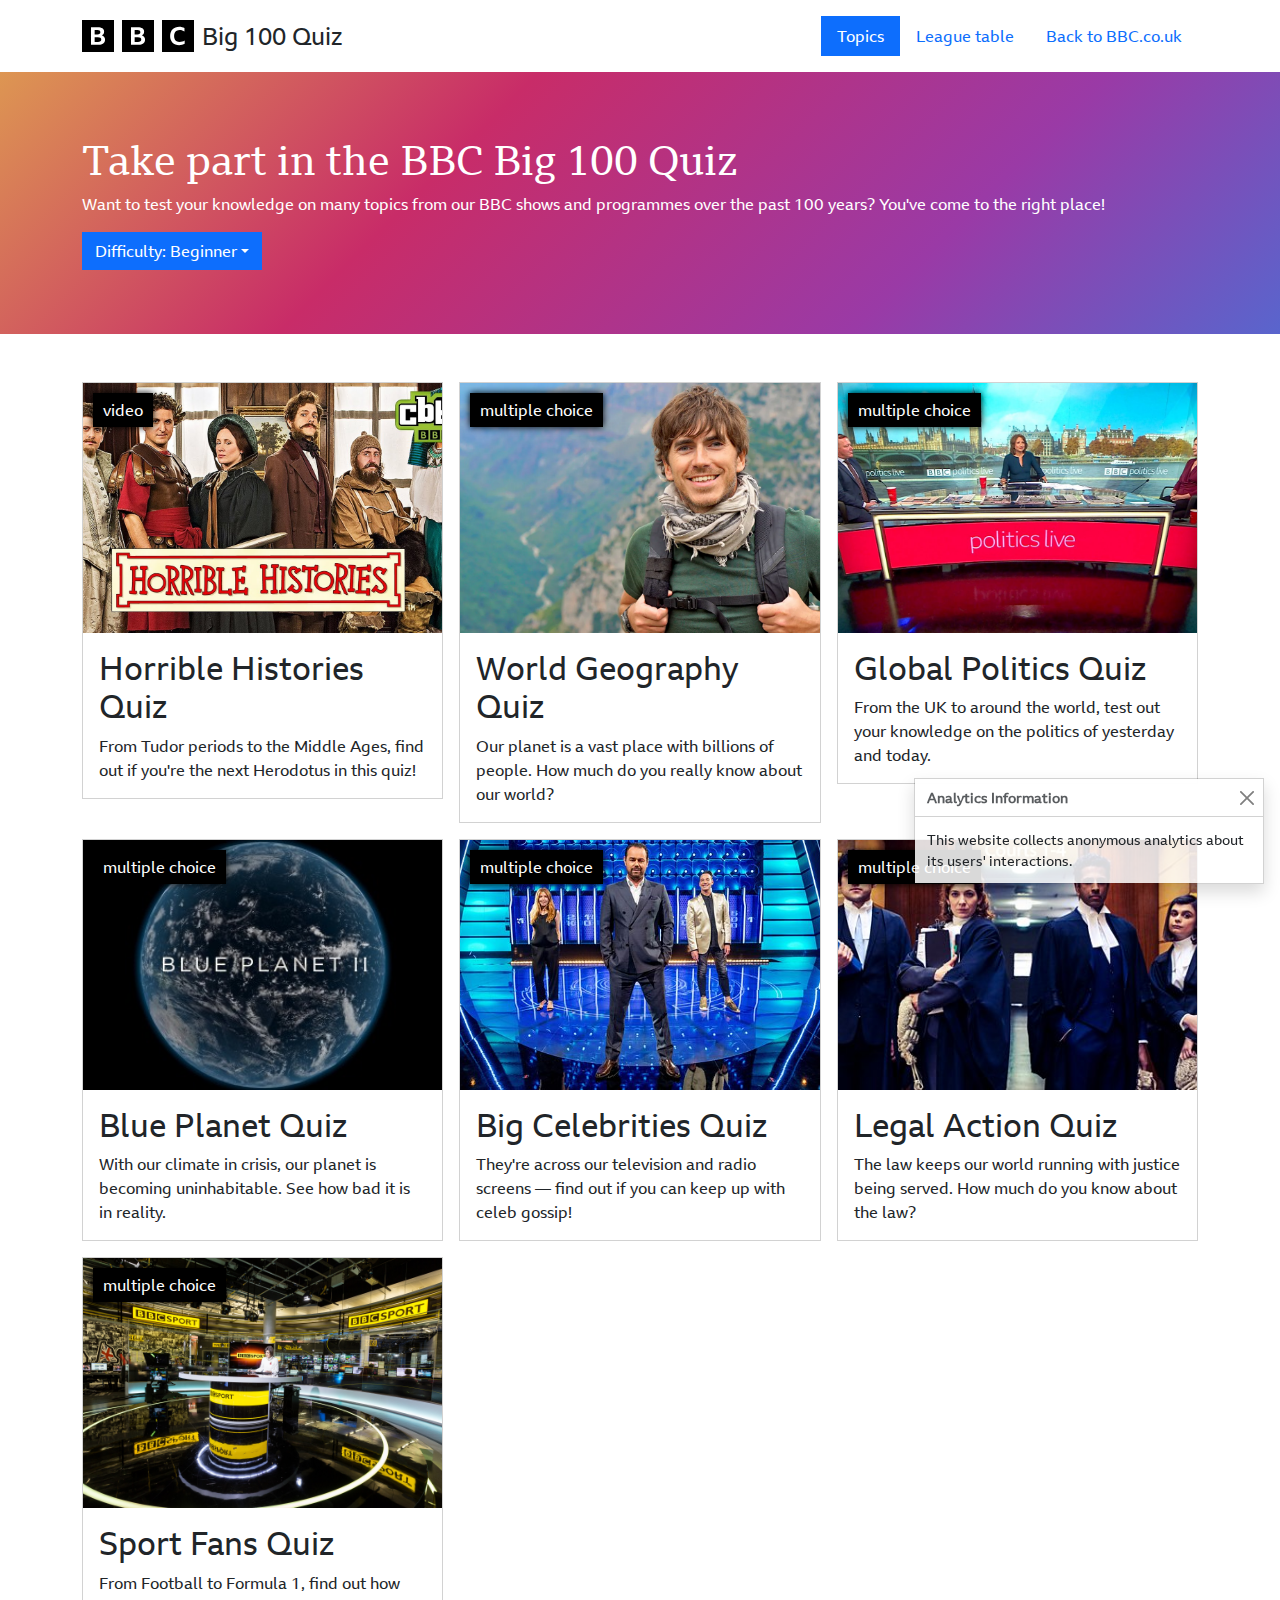
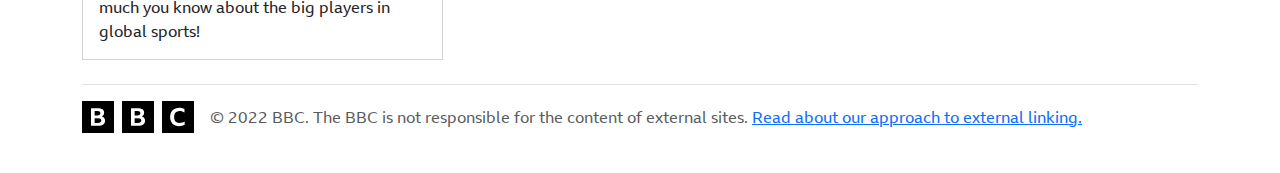
<file: index.html>
<!DOCTYPE html>
<html lang="en">
    <head>
        <title>BBC Big 100 Quiz</title>
        <meta name="title" content="BBC Big 100 Quiz" />
        <meta name="description" content="Test your knowledge on many topics from our BBC shows and programmes over the past 100 years" />
        <meta charset="utf-8">
        <meta name="viewport" content="width=device-width, initial-scale=1, minimum-scale=1">
        <link rel="shortcut icon" href="media/favicon.ico">
        <link rel="stylesheet" href="style.css">
        <script src="https://ajax.googleapis.com/ajax/libs/jquery/3.6.0/jquery.min.js"></script>
        <script src="https://cdn.jsdelivr.net/npm/bootstrap@5.2.2/dist/js/bootstrap.bundle.min.js"></script>
        <script type="module" src="index.js"></script>
   </head>
    <body>
        <div class="container">
            <header class="d-flex flex-wrap justify-content-center py-3 mb-0">
                <a href="index.html" class="d-flex align-items-center mb-3 mb-md-0 me-md-auto text-dark text-decoration-none">
                    <img src="media/logo.svg" alt="BBC logo" height="32" class="bi me-2">
                    <span class="fs-4">Big 100 Quiz</span>
                </a>
                <ul class="nav nav-pills justify-content-center">
                    <li class="nav-item">
                        <a href="index.html" class="nav-link active rounded-0">Topics</a>
                    </li>
                    <li class="nav-item">
                        <a href="league.html" class="nav-link rounded-0">League table</a>
                    </li>
                    <li class="nav-item">
                        <a href="https://bbc.co.uk" class="nav-link rounded-0">Back to BBC.co.uk</a>
                    </li>
                    <li class="nav-item">
                        <a href="javascript:void(0);" class="nav-link rounded-0 d-none" id="signOutButton">Sign out</a>
                    </li>
                </ul>
            </header>
        </div>
        <div class="my-5 mt-0 hero">
            <div class="container">
                <h1>Take part in the BBC Big 100 Quiz</h1>
                <p>Want to test your knowledge on many topics from our BBC shows and programmes over the past 100 years? You've come to the right place!</p>
                <div class="dropdown">
                    <button class="btn btn-primary dropdown-toggle" id="hero-dropdown" type="button" data-bs-toggle="dropdown" aria-expanded="false">Difficulty</button>
                    <ul class="dropdown-menu">
                      <li><a href="#" onclick="setDifficulty('beginner')" class="dropdown-item">Beginner</a></li>
                      <li><a href="#" onclick="setDifficulty('expert')" class="dropdown-item">Expert</a></li>
                    </ul>
                  </div>
            </div>
        </div>
        <div class="container footerPush">
            <div class="topicsList row row-cols-1 row-cols-sm-2 row-cols-md-3 g-3"></div>
        </div>
        <div class="container">
            <footer class="d-flex flex-wrap justify-content-between align-items-center py-3 my-4 border-top">
                <div class="d-flex align-items-center">
                    <a href="https://bbc.co.uk" class="mb-3 me-2 mb-md-0 text-muted text-decoration-none lh-1">
                        <img src="media/logo.svg" alt="BBC logo" height="32" class="bi me-2">
                    </a>
                    <p class="mb-md-0 text-muted">© 2022 BBC. The BBC is not responsible for the content of external sites. <a href="https://www.bbc.co.uk/editorialguidelines/guidance/feeds-and-links">Read about our approach to external linking.</a></p>
                </div>
            </footer>
        </div>


        <div class="position-fixed bottom-0 end-0 p-3" style="z-index: 11">
            <div id="analyticsToast" class="toast hide" role="alert" aria-live="assertive" aria-atomic="true">
              <div class="toast-header">
                <strong class="me-auto">Analytics Information</strong>
                <button type="button" class="btn-close" data-bs-dismiss="toast" aria-label="Close"></button>
              </div>
              <div class="toast-body">
                This website collects anonymous analytics about its users' interactions. 
              </div>
            </div>
        </div>
    </body>
</html>
</file>
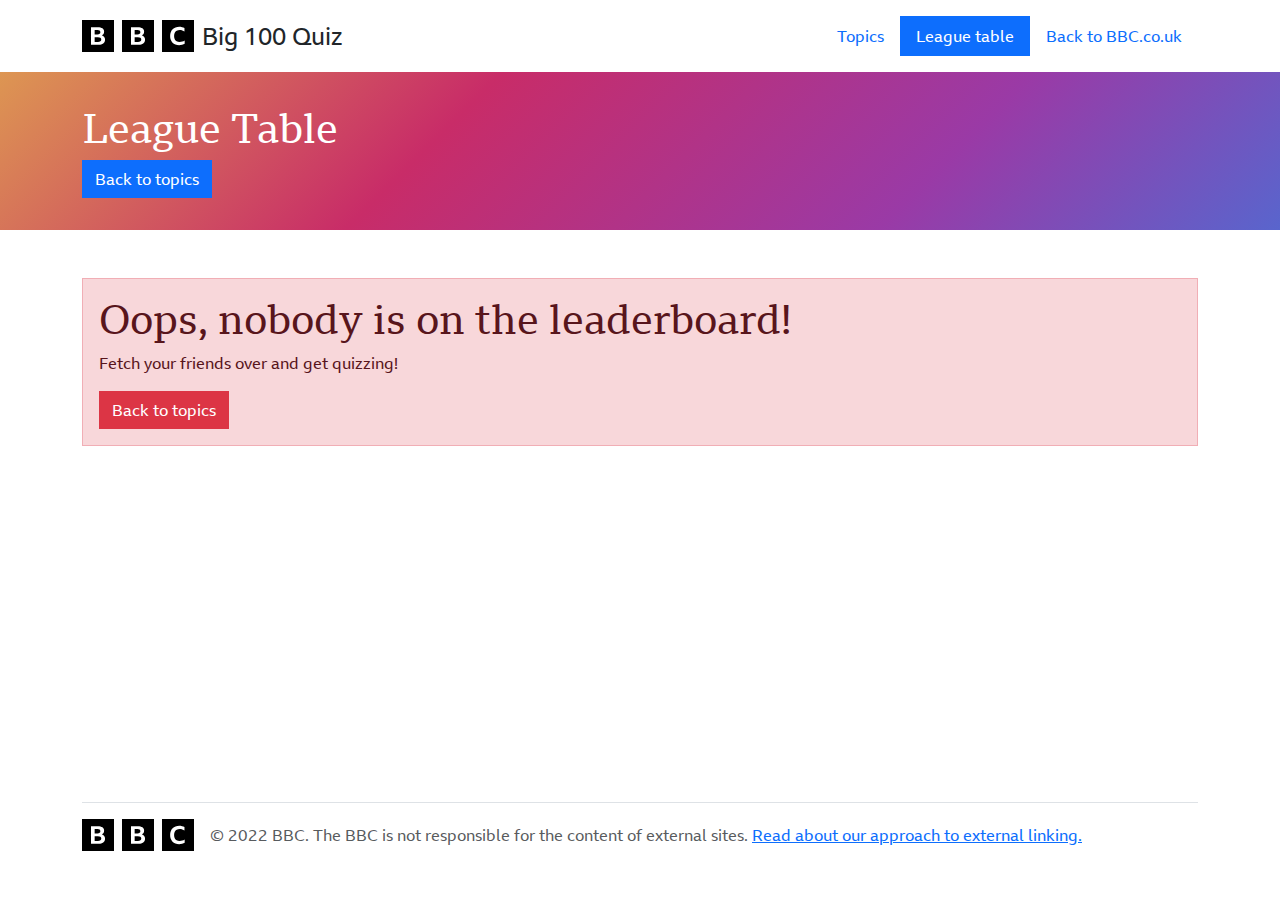
<file: league.html>
<!DOCTYPE html>
<html lang="en">
    <head>
        <title>League Table | BBC Big 100 Quiz</title>
        <meta name="title" content="League Table | BBC Big 100 Quiz" />
        <meta name="description" content="Test your knowledge on many topics from our BBC shows and programmes over the past 100 years" />
        <meta charset="utf-8">
        <meta name="viewport" content="width=device-width, initial-scale=1, minimum-scale=1">
        <link rel="shortcut icon" href="media/favicon.ico">
        <link rel="stylesheet" href="style.css">
        <script src="https://ajax.googleapis.com/ajax/libs/jquery/3.6.0/jquery.min.js"></script>
        <script src="https://cdn.jsdelivr.net/npm/bootstrap@5.2.2/dist/js/bootstrap.bundle.min.js"></script>
        <script type="module" src="league.js"></script>
   </head>
    <body>
        <div class="container">
            <header class="d-flex flex-wrap justify-content-center py-3 mb-0">
                <a href="index.html" class="d-flex align-items-center mb-3 mb-md-0 me-md-auto text-dark text-decoration-none">
                    <img src="media/logo.svg" alt="BBC logo" height="32" class="bi me-2">
                    <span class="fs-4">Big 100 Quiz</span>
                </a>
                <ul class="nav nav-pills justify-content-center">
                    <li class="nav-item">
                        <a href="index.html" class="nav-link rounded-0">Topics</a>
                    </li>
                    <li class="nav-item">
                        <a href="league.html" class="nav-link active rounded-0">League table</a>
                    </li>
                    <li class="nav-item">
                        <a href="https://bbc.co.uk" class="nav-link rounded-0">Back to BBC.co.uk</a>
                    </li>
                    <li class="nav-item">
                        <a href="javascript:void(0);" class="nav-link rounded-0 d-none" id="signOutButton">Sign out</a>
                    </li>
                </ul>
            </header>
        </div>
        <div class="my-5 mt-0 hero hero-small">
            <div class="container">
                <h1>League Table</h1>
                <a href="index.html" class="btn btn-primary rounded-0">Back to topics</a>
            </div>
        </div>
        <div class="container footerPush">
            <ol class="leagueTable list-group">
                Loading...
            </ol>
        </div>
        <div class="container">
            <footer class="d-flex flex-wrap justify-content-between align-items-center py-3 my-4 border-top">
                <div class="d-flex align-items-center">
                    <a href="https://bbc.co.uk" class="mb-3 me-2 mb-md-0 text-muted text-decoration-none lh-1">
                        <img src="media/logo.svg" alt="BBC logo" height="32" class="bi me-2">
                    </a>
                    <p class="mb-md-0 text-muted">© 2022 BBC. The BBC is not responsible for the content of external sites. <a href="https://www.bbc.co.uk/editorialguidelines/guidance/feeds-and-links">Read about our approach to external linking.</a></p>
                </div>
            </footer>
        </div>
    </body>
</html>
</file>
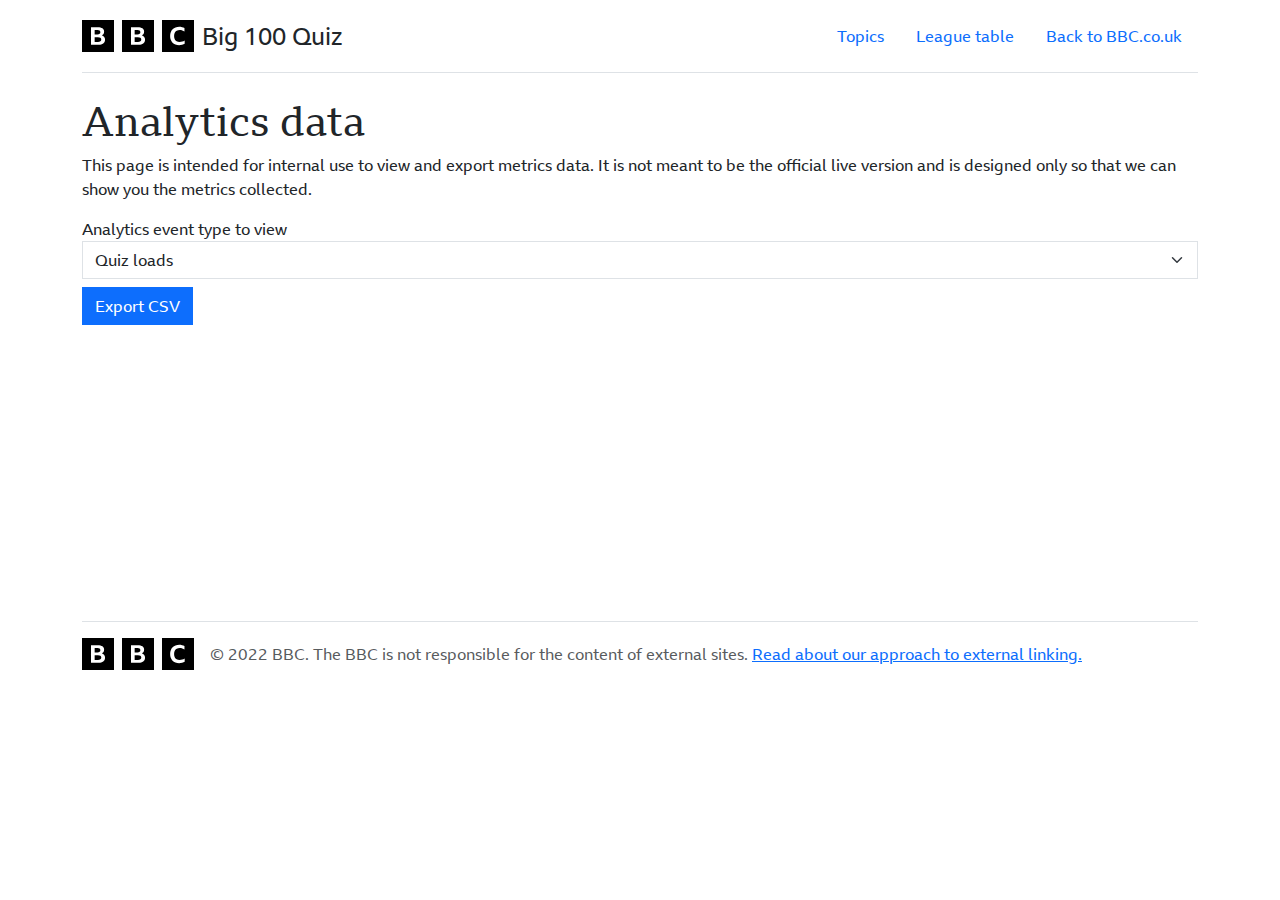
<file: metrics.html>
<!DOCTYPE html>
<html lang="en">
    <head>
        <title>BBC Big 100 Quiz</title>
        <meta name="title" content="BBC Big 100 Quiz" />
        <meta name="description" content="Test your knowledge on many topics from our BBC shows and programmes over the past 100 years" />
        <meta charset="utf-8">
        <meta name="viewport" content="width=device-width, initial-scale=1, minimum-scale=1">
        <link rel="shortcut icon" href="media/favicon.ico">
        <link rel="stylesheet" href="style.css">
        <script src="https://ajax.googleapis.com/ajax/libs/jquery/3.6.0/jquery.min.js"></script>
        <script src="https://cdn.jsdelivr.net/npm/bootstrap@5.2.2/dist/js/bootstrap.bundle.min.js"></script>
        <script type="module" src="metrics.js"></script>
   </head>
    <body>
        <div class="container">
            <header class="d-flex flex-wrap justify-content-center py-3 mb-4 border-bottom">
                <a href="index.html" class="d-flex align-items-center mb-3 mb-md-0 me-md-auto text-dark text-decoration-none">
                    <img src="media/logo.svg" alt="BBC logo" height="32" class="bi me-2">
                    <span class="fs-4">Big 100 Quiz</span>
                </a>
                <ul class="nav nav-pills justify-content-center">
                    <li class="nav-item">
                        <a href="index.html" class="nav-link rounded-0">Topics</a>
                    </li>
                    <li class="nav-item">
                        <a href="league.html" class="nav-link rounded-0">League table</a>
                    </li>
                    <li class="nav-item">
                        <a href="https://bbc.co.uk" class="nav-link rounded-0">Back to BBC.co.uk</a>
                    </li>
                </ul>
            </header>
        </div>
        <div class="container footerPush">
            <h1>Analytics data</h1>
            <p>This page is intended for internal use to view and export metrics data. It is not meant to be the official live version and is designed only so that we can show you the metrics collected.</p>
            <div class="my-2">
                <label for="analyticsEvent">Analytics event type to view</label>
                <select class="form-select" id="analyticsEvent">
                    <option value="loadQuiz">Quiz loads</option>
                    <option value="completeQuiz">Quiz completions</option>
                </select>
            </div>
            <div class="my-2 mb-4">
                <button class="btn btn-primary" id="exportCsv">Export CSV</button>
            </div>
            <div class="my-2" id="analyticsViewerContainer">
                <table class="table" id="analyticsViewer"></table>
            </div>
        </div>
        <div class="container">
            <footer class="d-flex flex-wrap justify-content-between align-items-center py-3 my-4 border-top">
                <div class="d-flex align-items-center">
                    <a href="https://bbc.co.uk" class="mb-3 me-2 mb-md-0 text-muted text-decoration-none lh-1">
                        <img src="media/logo.svg" alt="BBC logo" height="32" class="bi me-2">
                    </a>
                    <p class="mb-md-0 text-muted">© 2022 BBC. The BBC is not responsible for the content of external sites. <a href="https://www.bbc.co.uk/editorialguidelines/guidance/feeds-and-links">Read about our approach to external linking.</a></p>
                </div>
            </footer>
        </div>
        <div class="position-fixed bottom-0 end-0 p-3" style="z-index: 11">
            <div id="analyticsToast" class="toast hide" role="alert" aria-live="assertive" aria-atomic="true">
              <div class="toast-header">
                <strong class="me-auto">Analytics Information</strong>
                <button type="button" class="btn-close" data-bs-dismiss="toast" aria-label="Close"></button>
              </div>
              <div class="toast-body">
                This website collects anonymous analytics about its users' interactions. 
              </div>
            </div>
        </div>
    </body>
</html>
</file>
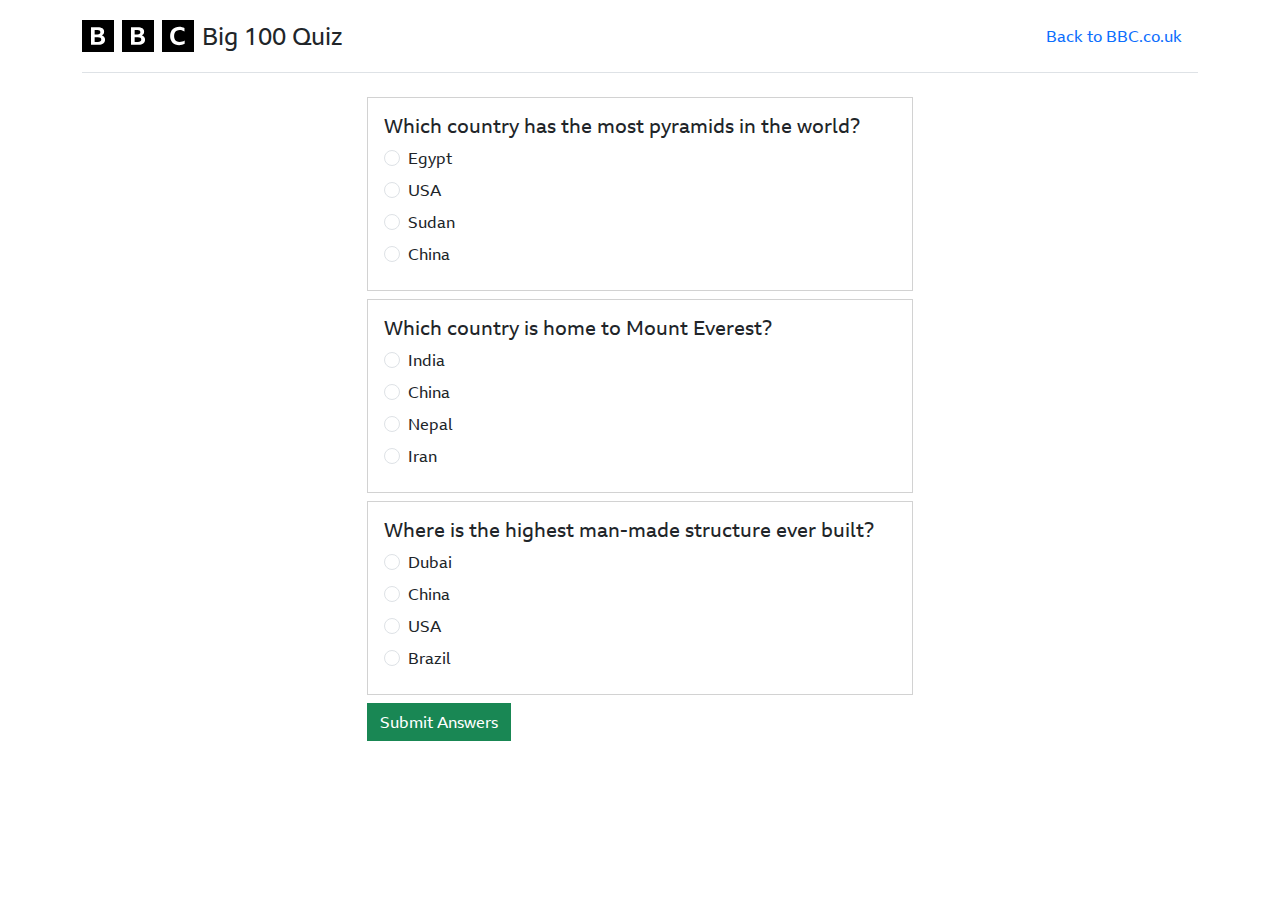
<file: quiz-geography.html>
<!DOCTYPE html>
<html>
    <head>
        <title>BBC Geography Quiz</title>
        <meta charset="utf-8">
        <meta name="viewport" content="width=device-width, initial-scale=1, minimum-scale=1">
        <link rel="stylesheet" href="/style.css">
        <script src="https://ajax.googleapis.com/ajax/libs/jquery/3.6.0/jquery.min.js"></script>
        <script src="https://cdn.jsdelivr.net/npm/bootstrap@5.2.2/dist/js/bootstrap.bundle.min.js"></script>
    </head>
    <body>
        <div class="container">
            <header class="d-flex flex-wrap justify-content-center py-3 mb-4 border-bottom">
                <a href="/" class="d-flex align-items-center mb-3 mb-md-0 me-md-auto text-dark text-decoration-none">
                    <img src="/media/logo.svg" height="32" class="bi me-2">
                    <span class="fs-4">Big 100 Quiz</span>
                </a>
                <ul class="nav nav-pills">
                    <li class="nav-item">
                        <a href="https://bbc.co.uk" class="nav-link">Back to BBC.co.uk</a>
                    </li>
                </ul>
            </header>

            <div class="row">
                <div class="col"></div>
                
                <div class="col-6">
                    <div class="form">

                        <div class="card mb-2">
                        <div class="card-body">

                            <h5 class="card-title">Which country has the most pyramids in the world?</h5>
                            
                            <div class="form-check">
                                <div class="mb-2">
                                    <input class="form-check-input" type="radio" name="RadioValue" id="radioQuestion11">
                                    <label class="form-check-label" for="radioQuestion11"> Egypt </label>
                                </div>

                                <div class="mb-2">
                                    <input class="form-check-input" type="radio" name="RadioValue" id="radioQuestion12">
                                    <label class="form-check-label" for="radioQuestion12"> USA </label>
                                </div>

                                <div class="mb-2">
                                    <input class="form-check-input" type="radio" name="RadioValue" id="radioQuestion13">
                                    <label class="form-check-label" for="radioQuestion13"> Sudan </label>
                                </div>

                                <div class="mb-2">
                                    <input class="form-check-input" type="radio" name="RadioValue" id="radioQuestion14">
                                    <label class="form-check-label" for="radioQuestion14"> China </label>
                                </div>
                            </div>
                        </div>
                        </div>


                        <div class="card mb-2">
                            <div class="card-body">
    
                                <h5 class="card-title">Which country is home to Mount Everest?</h5>
                                
                                <div class="form-check">
                                    <div class="mb-2">
                                        <input class="form-check-input" type="radio" name="RadioValue2" id="radioQuestion21">
                                        <label class="form-check-label" for="radioQuestion21"> India </label>
                                    </div>

                                    <div class="mb-2">
                                        <input class="form-check-input" type="radio" name="RadioValue2" id="radioQuestion22">
                                        <label class="form-check-label" for="radioQuestion22"> China </label>
                                    </div>

                                    <div class="mb-2">
                                        <input class="form-check-input" type="radio" name="RadioValue2" id="radioQuestion23">
                                        <label class="form-check-label" for="radioQuestion23"> Nepal </label>
                                    </div>

                                    <div class="mb-2">
                                        <input class="form-check-input" type="radio" name="RadioValue2" id="radioQuestion24">
                                        <label class="form-check-label" for="radioQuestion24"> Iran </label>
                                    </div>
                                </div>
                            
                        </div>
                        </div>

                        <div class="card mb-2">
                            <div class="card-body">
    
                                <h5 class="card-title">Where is the highest man-made structure ever built?</h5>
                                
                                <div class="form-check">
                                    <div class="mb-2">
                                        <input class="form-check-input" type="radio" name="RadioValue3" id="radioQuestion31">
                                        <label class="form-check-label" for="radioQuestion31"> Dubai </label>
                                    </div>

                                    <div class="mb-2">
                                        <input class="form-check-input" type="radio" name="RadioValue3" id="radioQuestion32">
                                        <label class="form-check-label" for="radioQuestion32"> China </label>
                                    </div>

                                    <div class="mb-2">
                                        <input class="form-check-input" type="radio" name="RadioValue3" id="radioQuestion33">
                                        <label class="form-check-label" for="radioQuestion33"> USA </label>
                                    </div>

                                    <div class="mb-2">
                                        <input class="form-check-input" type="radio" name="RadioValue3" id="radioQuestion34">
                                        <label class="form-check-label" for="radioQuestion34"> Brazil </label>
                                    </div>
                                </div>

                        </div>
                        </div>

                        <button class="btn btn-success" type="submit">Submit Answers</button>

                    </div>
                </div>

                <div class="col"></div>

            </div>
        </div>
    <body>
</html>
</file>
<file: style.css>
@import url("https://cdn.jsdelivr.net/npm/bootstrap@5.2.2/dist/css/bootstrap.min.css");

@import url("fonts.css");

:root {
    --bs-font-sans-serif: "BBC Reith Sans", sans-serif;
}

h1 {
    font-family: "BBC Reith Serif", serif;
}

.img-cover {
    object-fit: cover;
}

.img-cover-n {
    object-position: top;
}

.img-cover-s {
    object-position: bottom;
}

.img-cover-w {
    object-position: left;
}

.img-cover-e {
    object-position: right;
}

.hero {
    background: linear-gradient(135deg, #dd9652 0%, #c82c68 35%, #9a3aa6 72%, #5965cd 100%);
    color: white;
    padding-top: 4rem;
    padding-bottom: 4rem;
}

.hero-small {
    padding-top: 2rem;
    padding-bottom: 2rem;
}

.video {
    width: 100%;
    aspect-ratio: 25 / 18;
}

.leagueTable .card .index {
    width: 3rem;
    text-align: end;
    background-color: var(--bs-card-cap-bg);
    display: flex;
    align-items: center;
    justify-content: center;
}

.leagueTable .card .flex-fill {
    max-width: calc(100% - 3rem);
}

.leagueTable .card:nth-child(1) {
    border: 1px solid rgba(255, 215, 0, 1);
}

.leagueTable .card:nth-child(1) .index {
    background-color: rgba(255, 215, 0, 0.4);
}

.leagueTable .card:nth-child(2) {
    border: 1px solid rgba(192, 192, 192, 1);
}

.leagueTable .card:nth-child(2) .index {
    background-color: rgba(192, 192, 192, 0.4);
}

.leagueTable .card:nth-child(3) {
    border: 1px solid rgba(205, 127, 50, 1);
}

.leagueTable .card:nth-child(3) .index {
    background-color: rgba(205, 127, 50, 0.4);
}

.quiz-type-tag {
    background: black;
    color: white;
    padding: 5px 10px;
    text-align: center;
    position: absolute;
    top: 10px;
    left: 10px;
    box-shadow: 0px 0px 7px 0px black;
}



.quiz-background {
    width:100vw;
    height: 100vh;
    z-index:0;
    top:0;
    left:0;
    position:fixed;
    background-size:cover;
    opacity: 0.1;
}

.quiz-background::after {
    width: 100%;
    height: 100%;
    position: absolute;
    top: 0;
    left: 0;
    opacity: 0.2;
}

.outer-wrapper {
    position: absolute;
    top: 0;
    left: 0;
    width: 100vw;
    height: 100%;
}

.footerPush {
    min-height: calc(100vh - 25rem);
}

thead th {
    background-color: rgba(0, 0, 0, 0.1)!important;
}

#analyticsViewerContainer {
    max-width: 100%;
    overflow: auto;
}

*:not(.form-check-input) {
    border-radius: 0px !important;
}

@media (prefers-contrast: more) {
    .hero {
        background: black;
    }
}
</file>
